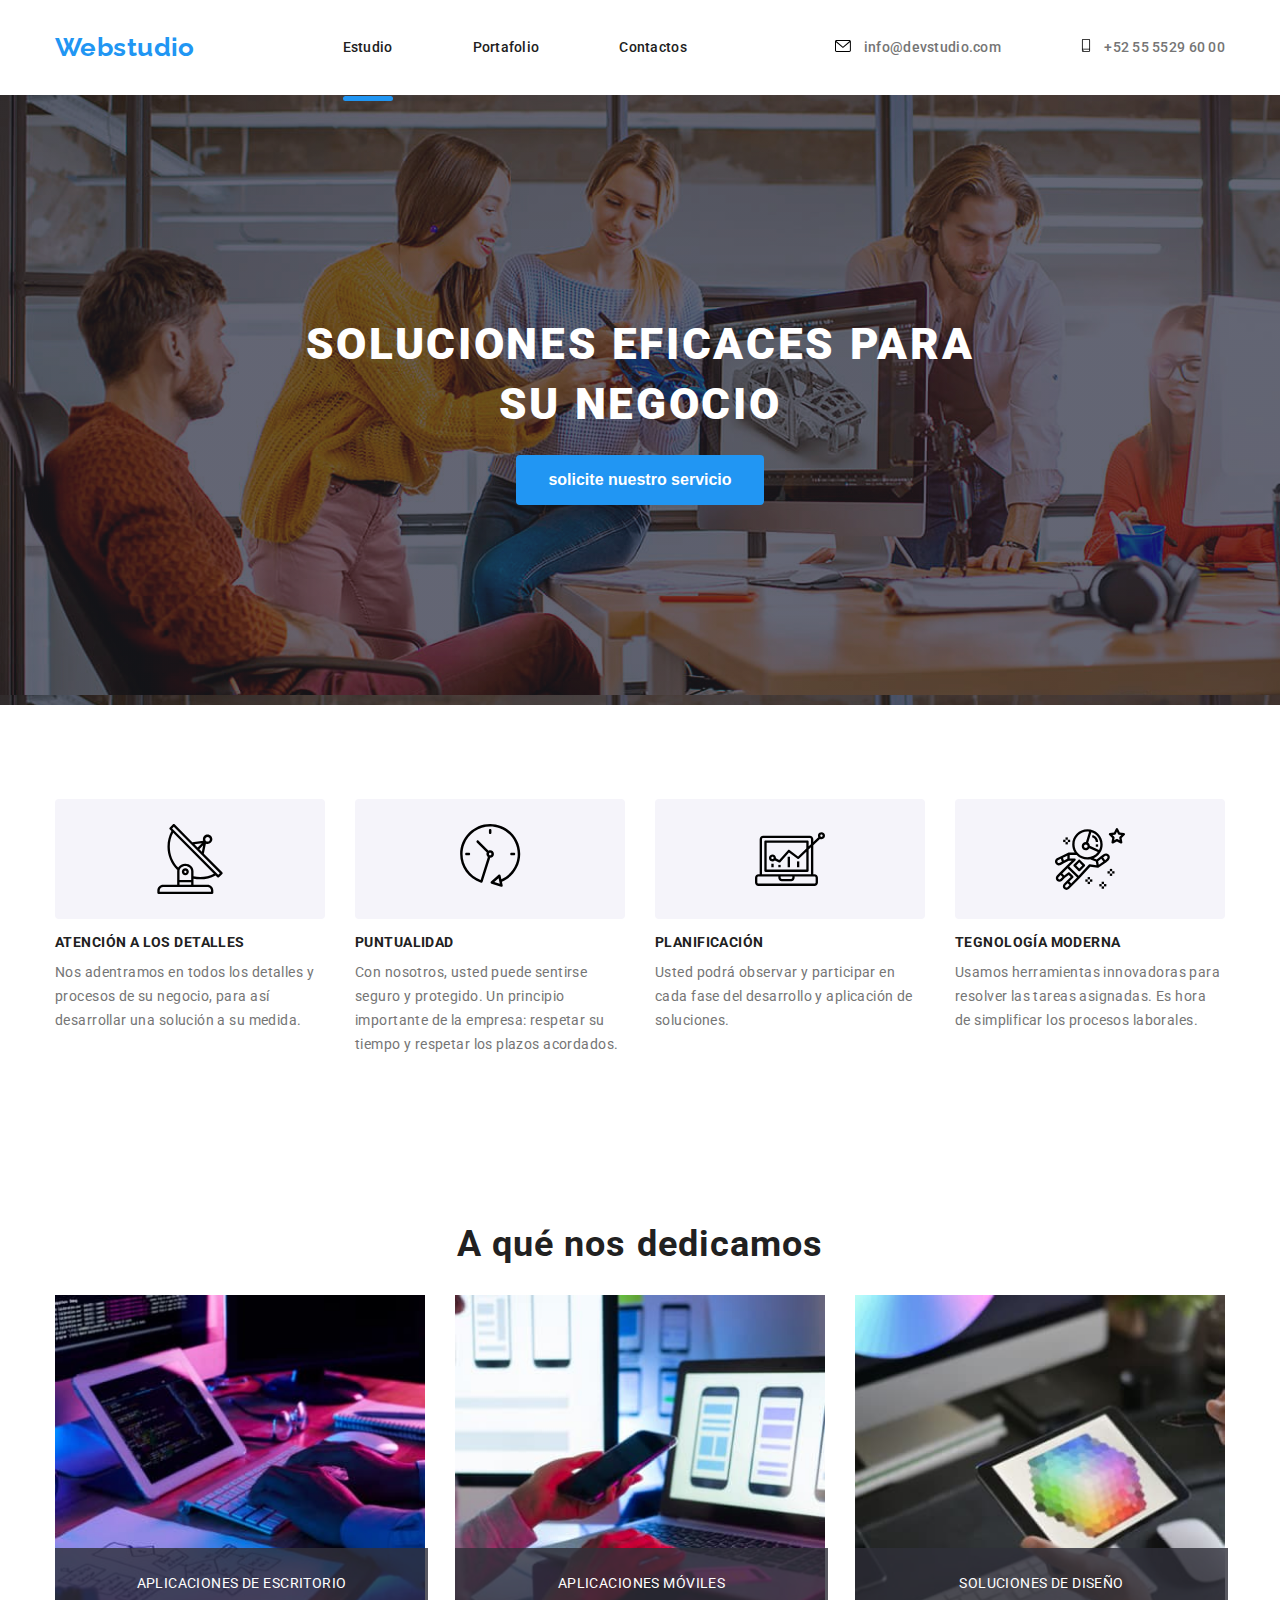
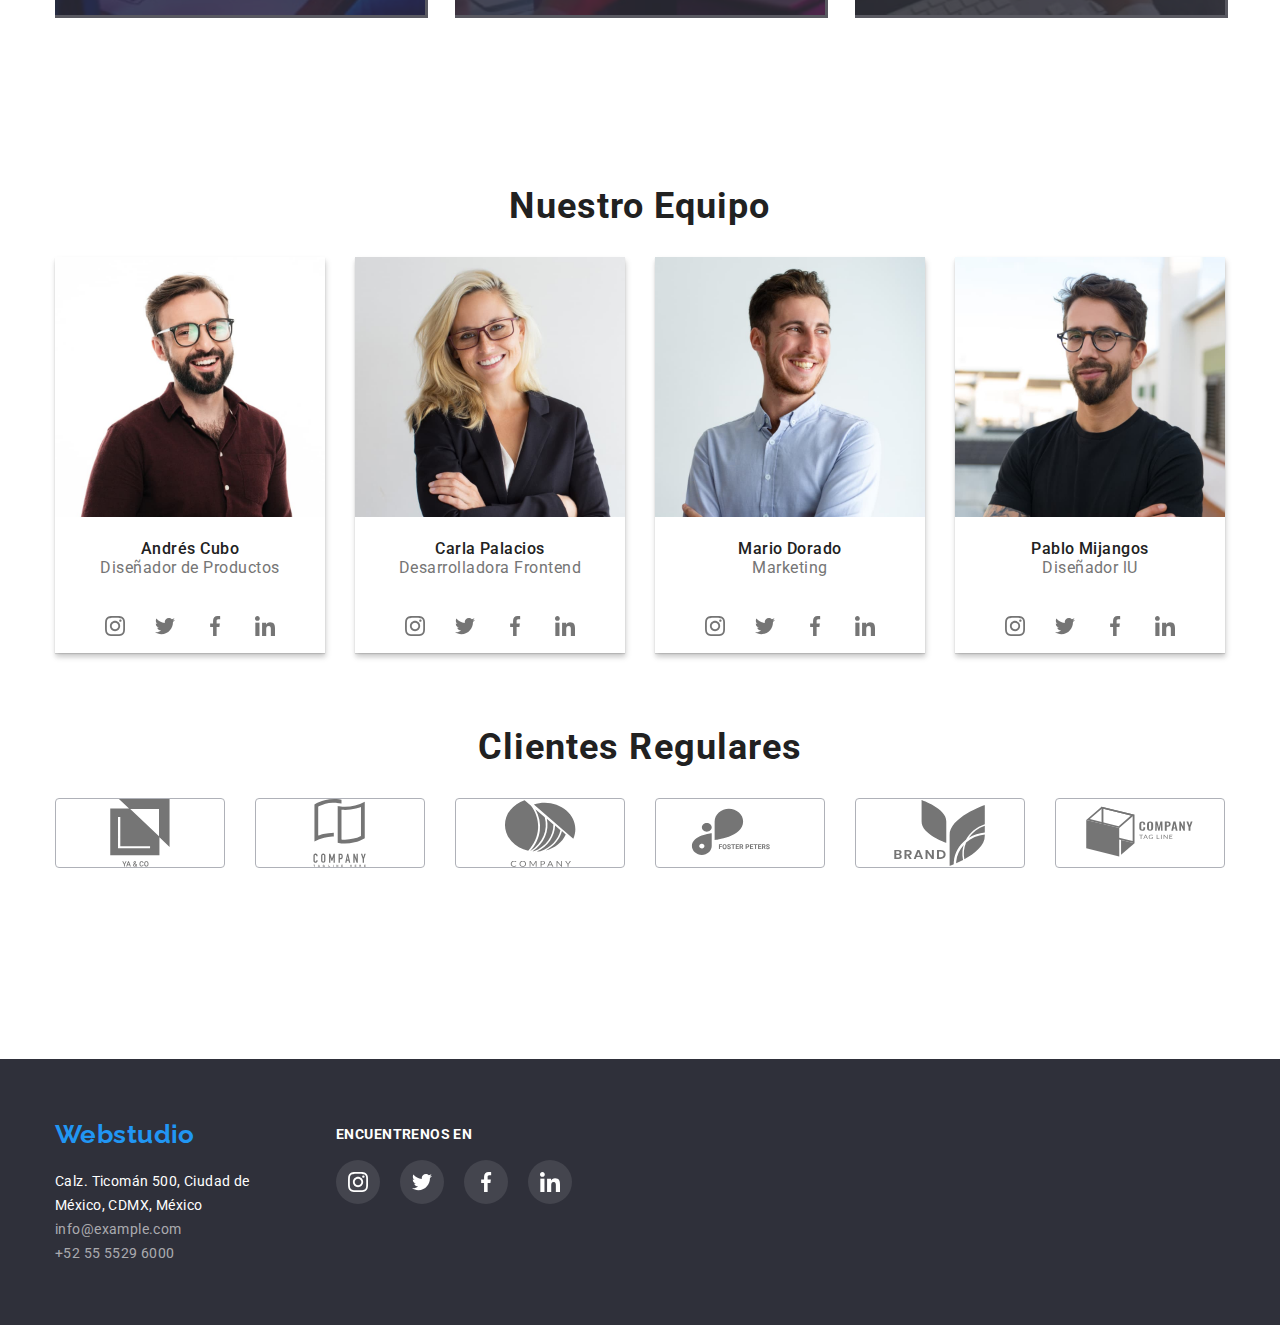
<file: index.html>
<!DOCTYPE html>
<html lang="es">

<head>
  <link rel="stylesheet" href="./css/styles.css" />
  <meta charset="UTF-8" />
  <meta http-equiv="X-UA-Compatible" content="IE=edge" />
  <meta name="viewport" content="width=device-width, initial-scale=1.0" />
  <title>WebStudio</title>
  <link href="https://fonts.googleapis.com/css2?family=Raleway:wght@700&display=swap" rel="stylesheet" />
  <link href="https://fonts.googleapis.com/css2?family=Roboto:wght@400;500;700;900&display=swap" rel="stylesheet" />
</head>

<body>
  <header>
    <div class="container header-container">
      <a class="logo" href="./index.html">Webstudio</a>
      <nav>
        <ul class="nav-menu">
          <li>
            <a class="headers current" href="./index.html">Estudio</a>
          </li>
          <li>
            <a class="headers" href="./portafolio.html">Portafolio</a>
          </li>
          <li>
            <a class="headers" href="./index.html">Сontactos</a>
          </li>
        </ul>
      </nav>
      <ul class="contact-menu">
        <li>
          <a class="nav-contact" href="mailto:info@devstudio.com">
            <svg class="icon" width="16" height="12">
              <use href="./images/sprites.svg#sobre"></use>
            </svg>
            info@devstudio.com
          </a>
        </li>
        <li>
          <a class="nav-contact" href="tel:+525555296000">
            <svg class="icon" width="10" height="13">
              <use href="./images/sprites.svg#telefono"></use>
            </svg>
            +52 55 5529 60 00
          </a>
        </li>
      </ul>
    </div>
  </header>
  <main>
    <section class="hero">
      <h1 class="hero-title">SOLUCIONES EFICACES PARA SU NEGOCIO</h1>
      <button class="hero-buton" type="button" id="data-modal-open">
        solicite nuestro servicio
      </button>
    </section>
    <section class="section">
      <div class="container">
        <ul class="benefits-list">
          <li class="benefits-items">
            <div class="benefits">
              <svg class="benefits-icon" width="20" heigth="20">
                <use href="./images/sprites.svg#antena"></use>
              </svg>
            </div>
            <h3 class="benefits-title">ATENCIÓN A LOS DETALLES</h3>
            <p class="benefits-parraf">
              Nos adentramos en todos los detalles y procesos de su negocio,
              para así desarrollar una solución a su medida.
            </p>
          </li>
          <li class="benefits-items">
            <div class="benefits">
              <svg class="benefits-icon" width="20" heigth="20">
                <use href="./images/sprites.svg#reloj"></use>
              </svg>
            </div>
            <h3 class="benefits-title">PUNTUALIDAD</h3>
            <p class="benefits-parraf">
              Con nosotros, usted puede sentirse seguro y protegido. Un
              principio importante de la empresa: respetar su tiempo y
              respetar los plazos acordados.
            </p>
          </li>
          <li class="benefits-items">
            <div class="benefits">
              <svg class="benefits-icon" width="20" heigth="20">
                <use href="./images/sprites.svg#diagrama"></use>
              </svg>
            </div>
            <h3 class="benefits-title">PLANIFICACIÓN</h3>
            <p class="benefits-parraf">
              Usted podrá observar y participar en cada fase del desarrollo y
              aplicación de soluciones.
            </p>
          </li>
          <li class="benefits-items">
            <div class="benefits">
              <svg class="benefits-icon" width="20" heigth="20">
                <use href="./images/sprites.svg#astronauta"></use>
              </svg>
            </div>
            <h3 class="benefits-title">TEGNOLOGÍA MODERNA</h3>
            <p class="benefits-parraf">
              Usamos herramientas innovadoras para resolver las tareas
              asignadas. Es hora de simplificar los procesos laborales.
            </p>
          </li>
        </ul>
      </div>
    </section>
    <section class="galery section">
      <div class="container">
        <h2 class="subtitle">A qué nos dedicamos</h2>
        <ul class="galery-list">
          <li class="galery-item">
            <img src="images/imagen1.jpg" alt="i pod" width="370" />
            <span class="galery-title">APLICACIONES DE ESCRITORIO</span>
          </li>
          <li class="galery-item">
            <img src="images/imagen2.jpg" alt="movil" width="370" />
            <span class="galery-title">APLICACIONES MÓVILES</span>
          </li>
          <li class="galery-item">
            <img src="images/imagen3.jpg" alt="tablet" width="370" />
            <span class="galery-title">SOLUCIONES DE DISEÑO</span>
          </li>
        </ul>
      </div>
    </section>
    <section class="albun section">
      <div class="container">
        <h2 class="subtitle">Nuestro Equipo</h2>
        <ul class="albun-list">
          <li class="albun-item">
            <img src="images/imagen4.jpg" alt width="270" />
            <div class="staff">
              <h3 class="team-names">Andrés Cubo</h3>
              <p class="team-parraf">Diseñador de Productos</p>
            </div>
            <ul class="social-list">
              <li>
                <a href="" class="social-icon">
                  <svg class="social-teams" width="20" height="20">
                    <use href="./images/sprites.svg#instagram"></use>
                  </svg>
                </a>
              </li>
              <li>
                <a href="" class="social-icon">
                  <svg class="social-teams" width="20" height="20">
                    <use href="./images/sprites.svg#twitter"></use>
                  </svg>
                </a>
              </li>
              <li>
                <a href="" class="social-icon">
                  <svg class="social-teams" width="20" height="20">
                    <use href="./images/sprites.svg#facebook"></use>
                  </svg>
                </a>
              </li>
              <li>
                <a href="" class="social-icon">
                  <svg class="social-teams" width="20" height="20">
                    <use href="./images/sprites.svg#linkedin"></use>
                  </svg>
                </a>
              </li>
            </ul>
          </li>
          <li class="albun-item">
            <img src="images/imagen5.jpg" alt width="270" />
            <div class="staff">
              <h3 class="team-names">Carla Palacios</h3>
              <p class="team-parraf">Desarrolladora Frontend</p>
            </div>
            <ul class="social-list">
              <li>
                <a class="social-icon" href="">
                  <svg class="social-teams" width="20" height="20">
                    <use href="./images/sprites.svg#instagram"></use>
                  </svg>
                </a>
              </li>
              <li>
                <a class="social-icon" href="">
                  <svg class="social-teams" width="20" height="20">
                    <use href="./images/sprites.svg#twitter"></use>
                  </svg>
                </a>
              </li>
              <li>
                <a class="social-icon" href="">
                  <svg class="social-teams" width="20" height="20">
                    <use href="./images/sprites.svg#facebook"></use>
                  </svg>
                </a>
              </li>
              <li>
                <a class="social-icon" href="">
                  <svg class="social-teams" width="20" height="20">
                    <use href="./images/sprites.svg#linkedin"></use>
                  </svg>
                </a>
              </li>
            </ul>
          </li>
          <li class="albun-item">
            <img src="images/imagen6.jpg" alt width="270" />
            <div class="staff">
              <h3 class="team-names">Mario Dorado</h3>
              <p class="team-parraf">Marketing</p>
            </div>
            <ul class="social-list">
              <li>
                <a class="social-icon" href="">
                  <svg class="social-teams" width="20" height="20">
                    <use href="./images/sprites.svg#instagram"></use>
                  </svg>
                </a>
              </li>
              <li>
                <a class="social-icon" href="">
                  <svg class="social-teams" width="20" height="20">
                    <use href="./images/sprites.svg#twitter"></use>
                  </svg>
                </a>
              </li>
              <li>
                <a class="social-icon" href="">
                  <svg class="social-teams" width="20" height="20">
                    <use href="./images/sprites.svg#facebook"></use>
                  </svg>
                </a>
              </li>
              <li>
                <a class="social-icon" href="">
                  <svg class="social-teams" width="20" height="20">
                    <use href="./images/sprites.svg#linkedin"></use>
                  </svg>
                </a>
              </li>
            </ul>
          </li>
          <li class="albun-item">
            <img src="images/imagen7.jpg" alt width="270" />
            <div class="staff">
              <h3 class="team-names">Pablo Mijangos</h3>
              <p class="team-parraf">Diseñador lU</p>
            </div>
            <ul class="social-list">
              <li>
                <a class="social-icon" href="">
                  <svg class="social-teams" width="20" height="20">
                    <use href="./images/sprites.svg#instagram"></use>
                  </svg>
                </a>
              </li>
              <li>
                <a class="social-icon" href="">
                  <svg class="social-teams" width="20" height="20">
                    <use href="./images/sprites.svg#twitter"></use>
                  </svg>
                </a>
              </li>
              <li>
                <a class="social-icon" href="">
                  <svg class="social-teams" width="20" height="20">
                    <use href="./images/sprites.svg#facebook"></use>
                  </svg>
                </a>
              </li>
              <li>
                <a class="social-icon" href="">
                  <svg class="social-teams" width="20" height="20">
                    <use href="./images/sprites.svg#linkedin"></use>
                  </svg>
                </a>
              </li>
            </ul>
          </li>
        </ul>
      </div>
      <section class="section">
        <div class="container">
          <h2 class="subtitle">Clientes Regulares</h2>
          <ul class="cards-list">
            <li>
              <div>
                <a class="client-social" href="">
                  <svg class="client-icon" width="106" heigth="60">
                    <use href="./images/sprites.svg#YA--CO"></use>
                  </svg>
                </a>
              </div>
            </li>
            <li>
              <div>
                <a class="client-social" href="">
                  <svg class="client-icon" width="106" heigth="60">
                    <use href="./images/sprites.svg#COMPANY-1"></use>
                  </svg>
                </a>
              </div>
            </li>
            <li>
              <div>
                <a class="client-social" href="">
                  <svg class="client-icon" width="106" heigth="60">
                    <use href="./images/sprites.svg#COMPANY1"></use>
                  </svg>
                </a>
              </div>
            </li>
            <li>
              <div>
                <a class="client-social" href="">
                  <svg class="client-icon" width="106" heigth="60">
                    <use href="./images/sprites.svg#FOSTER"></use>
                  </svg>
                </a>
              </div>
            </li>
            <li>
              <div>
                <a class="client-social" href="">
                  <svg class="client-icon" width="106" heigth="60">
                    <use href="./images/sprites.svg#BRAND"></use>
                  </svg>
                </a>
              </div>
            </li>
            <li>
              <div>
                <a class="client-social" href="">
                  <svg class="client-icon" width="106" heigth="60">
                    <use href="./images/sprites.svg#COMPANY2"></use>
                  </svg>
                </a>
              </div>
            </li>
          </ul>
        </div>
      </section>
    </section>
  </main>
  <footer class="footer">
    <div class="container footer-flex">
      <div>
        <a class="logo-footer" href="index.html">Webstudio</a>
        <address>
          <a class="location" href="">Calz. Ticomán 500, Ciudad de México, CDMX, México</a>
        </address>
        <ul>
          <li>
            <a class="contact" href="">info@example.com</a>
          </li>
          <li>
            <a class="contact" href="">+52 55 5529 6000 </a>
          </li>
        </ul>
      </div>
      <div>
        <h2 class="aside-title">encuentrenos en</h2>
        <ul class="aside-list">
          <li>
            <a href="" class="aside">
              <svg width="20" height="20">
                <use href="./images/sprites.svg#instagram"></use>
              </svg>
            </a>
          </li>
          <li>
            <a href="" class="aside">
              <svg width="20" height="20">
                <use href="./images/sprites.svg#twitter"></use>
              </svg>
            </a>
          </li>
          <li>
            <a href="" class="aside">
              <svg width="20" height="20">
                <use href="./images/sprites.svg#facebook"></use>
              </svg>
            </a>
          </li>
          <li>
            <a href="" class="aside">
              <svg width="20" height="20">
                <use href="./images/sprites.svg#linkedin"></use>
              </svg>
            </a>
          </li>
        </ul>
      </div>
    </div>
  </footer>
  <div class="backdrop is-hidden" id="data-modal">
    <div class="modal">
      <button class="close-btn" id="data-modal-close">
        <svg class="close">
          <use href="./images/sprites.svg#icon-close"></use>
        </svg>
      </button>
    </div>
  </div>
  <script src="./js/modal.js"></script>
</body>

</html>
</file>
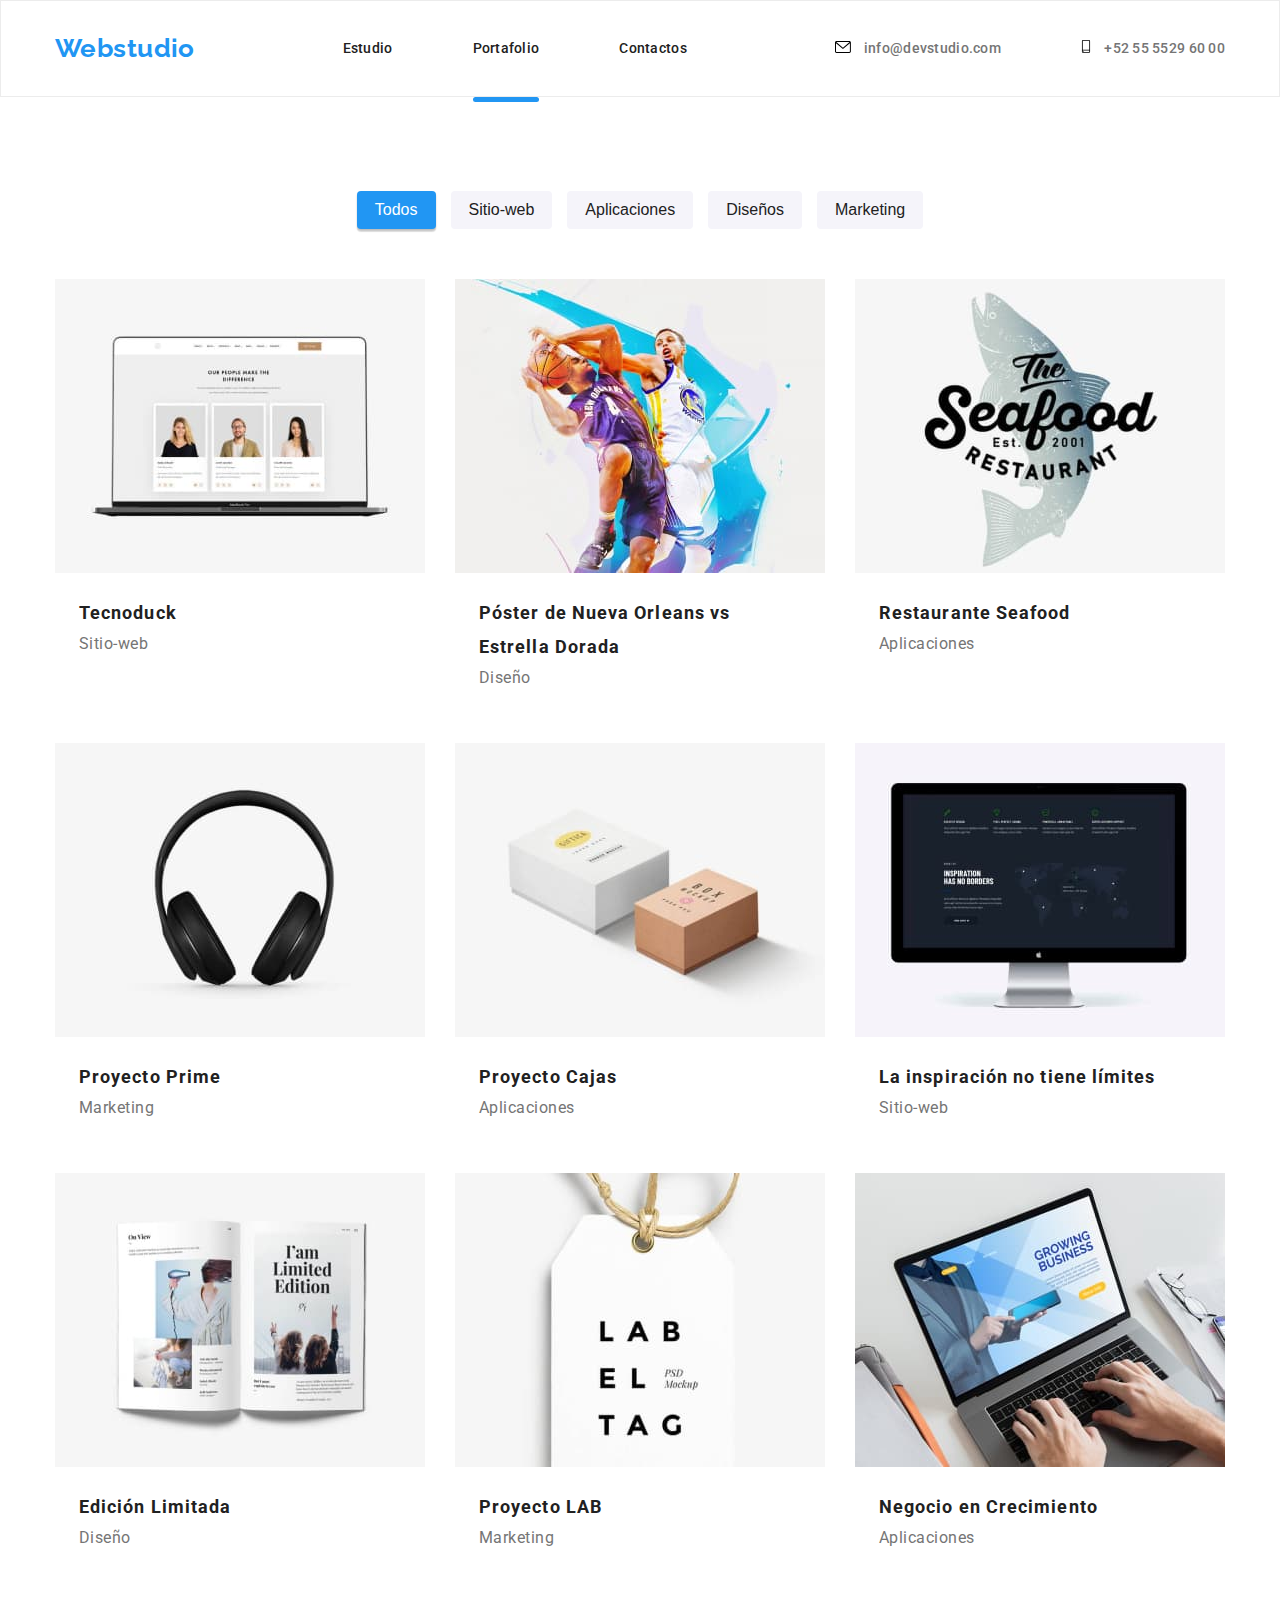
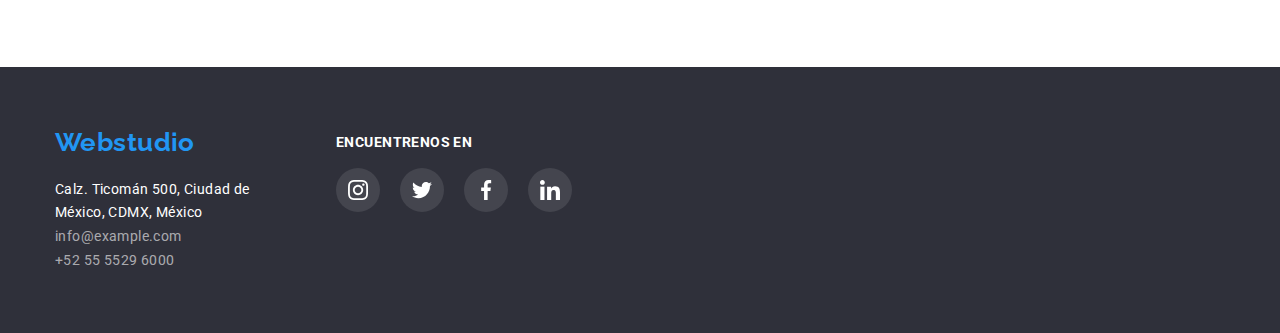
<file: portafolio.html>
<!DOCTYPE html>
<html lang="es">

<head>
  <link rel="stylesheet" href="./css/styles.css" />
  <meta charset="UTF-8" />
  <meta http-equiv="X-UA-Compatible" content="IE=edge" />
  <meta name="viewport" content="width=device-width, initial-scale=1.0" />
  <title>Document</title>
  <link href="https://fonts.googleapis.com/css2?family=Raleway:wght@700&display=swap" rel="stylesheet" />
  <link href="https://fonts.googleapis.com/css2?family=Roboto:wght@400;500;700;900&display=swap" rel="stylesheet" />
</head>

<body>
  <header class="header">
    <div class="container header-container">
      <a class="logo" href="./index.html">Webstudio</a>
      <nav>
        <ul class="nav-menu">
          <li>
            <a class="headers" href="./index.html">Estudio</a>
          </li>
          <li>
            <a class="headers current" href="./portafolio.html">Portafolio</a>
          </li>
          <li>
            <a class="headers" href="./index.html">Сontactos</a>
          </li>
        </ul>
      </nav>
      <ul class="contact-menu">
        <li>
          <a class="nav-contact" href="mailto:info@devstudio.com">
            <svg class="icon" width="16" height="12">
              <use href="./images/sprites.svg#sobre"></use>
            </svg>
            info@devstudio.com
          </a>
        </li>
        <li>
          <a class="nav-contact" href="tel:+525555296000">
            <svg class="icon" width="10" height="13">
              <use href="./images/sprites.svg#telefono"></use>
            </svg>
            +52 55 5529 60 00
          </a>
        </li>
      </ul>
    </div>
  </header>
  <main>
    <section class="section">
      <div class="container">
        <ul class="portafolio-buton">
          <li><button class="butons" type="reset">Todos</button></li>
          <li><button class="buton" type="reset">Sitio-web</button></li>
          <li><button class="buton" type="reset">Aplicaciones</button></li>
          <li><button class="buton" type="reset">Diseños</button></li>
          <li><button class="buton" type="reset">Marketing</button></li>
        </ul>
        <ul class="card-images">
          <li class="imagen-list">
            <div class="overlay">
              <img src="images/img1port.jpg" alt="portatil" width="370" />
              <div class="overlay-efect">
                <p class="overlay-description">
                  Lorem ipsum dolor, sit amet consectetur adipisicing elit.
                  Eum, soluta! Nobis voluptates similique sed ipsum voluptate
                  accusamus iste nulla illo ducimus odit laborum possimus
                  consequuntur nemo, rem quia, facilis ea.
                </p>
              </div>
            </div>
            <div class="staff">
              <b class="title-card">Tecnoduck</b>
              <p class="parraf-card">Sitio-web</p>
            </div>
          </li>
          <li class="imagen-list">
            <div class="overlay">
              <img src="images/img2port.jpg" alt="telefono en la mano" width="370" />
              <div class="overlay-efect">
                <p class="overlay-description">
                  Lorem ipsum dolor sit amet consectetur adipisicing elit.
                  Autem vel nobis culpa veniam rerum necessitatibus
                  voluptatibus eveniet optio sit fugiat porro facilis,
                  quibusdam possimus explicabo, eligendi tempora ullam
                  voluptates deleniti.
                </p>
              </div>
            </div>
            <div class="staff">
              <b class="title-card">Póster de Nueva Orleans vs Estrella Dorada</b>
              <p class="parraf-card">Diseño</p>
            </div>
          </li>
          <li class="imagen-list">
            <div class="overlay">
              <img src="images/img3port.jpg" alt="comida" width="370" />
              <div class="overlay-efect">
                <p class="overlay-description">
                  Lorem ipsum dolor sit amet, consectetur adipisicing elit.
                  Rerum fugit vel accusamus neque error corrupti facilis,
                  quidem aut fuga minima. Nulla corporis enim placeat odio
                  animi praesentium ad cum et.
                </p>
              </div>
            </div>
            <div class="staff">
              <b class="title-card">Restaurante Seafood</b>
              <p class="parraf-card">Aplicaciones</p>
            </div>
          </li>
          <li class="imagen-list">
            <div class="overlay">
              <img src="images/img4port.jpg" alt="audifonos" width="370" />
              <div class="overlay-efect">
                <p class="overlay-description">
                  Lorem ipsum dolor sit amet consectetur adipisicing elit.
                  Voluptatibus, eaque atque fugit veritatis exercitationem aut
                  optio amet ea voluptate consectetur itaque fugiat obcaecati
                  assumenda corporis sit quod sapiente reprehenderit sunt!
                </p>
              </div>
            </div>
            <div class="staff">
              <b class="title-card">Proyecto Prime</b>
              <p class="parraf-card">Marketing</p>
            </div>
          </li>
          <li class="imagen-list">
            <div class="overlay">
              <img src="images/img5port.jpg" alt="cajas" width="370" />
              <div class="overlay-efect">
                <p>
                  Lorem ipsum dolor sit amet consectetur, adipisicing elit.
                  Molestias sequi non nulla laboriosam nisi officia pariatur
                  vel esse asperiores quidem. Cumque assumenda consequuntur
                  saepe laboriosam perferendis pariatur totam asperiores
                  consectetur.
                </p>
              </div>
            </div>
            <div class="staff">
              <b class="title-card">Proyecto Cajas</b>
              <p class="parraf-card">Aplicaciones</p>
            </div>
          </li>
          <li class="imagen-list">
            <div class="overlay">
              <img src="images/img6port.jpg" alt="pantalla" width="370" />
              <div class="overlay-efect">
                <p>
                  Lorem ipsum dolor sit amet consectetur adipisicing elit.
                  Ullam voluptatum atque itaque tempora veniam dolore minima,
                  impedit non, molestias beatae perferendis praesentium autem
                  asperiores reprehenderit necessitatibus mollitia esse totam
                  consequatur.
                </p>
              </div>
            </div>
            <div class="staff">
              <b class="title-card">La inspiración no tiene límites</b>
              <p class="parraf-card">Sitio-web</p>
            </div>
          </li>
          <li class="imagen-list">
            <div class="overlay">
              <img src="images/img7port.jpg" alt="revista" width="370" />
              <div class="overlay-efect">
                <p>
                  Lorem ipsum dolor sit amet consectetur adipisicing elit.
                  Odio vero mollitia earum atque. Vel aut, impedit,
                  perferendis dolorem nostrum quod voluptates amet non
                  repellendus alias quibusdam placeat, sapiente consequuntur
                  sed!
                </p>
              </div>
            </div>
            <div class="staff">
              <b class="title-card">Edición Limitada</b>
              <p class="parraf-card">Diseño</p>
            </div>
          </li>
          <li class="imagen-list">
            <div class="overlay">
              <img src="images/img8port.jpg" alt="colante" width="370" />
              <div class="overlay-efect">
                <p>
                  Lorem ipsum dolor, sit amet consectetur adipisicing elit.
                  Eligendi, minima beatae? Commodi cumque aperiam sint magnam
                  voluptate beatae voluptatibus nemo et, enim provident? Neque
                  maiores, suscipit quaerat odit dolores corrupti.
                </p>
              </div>
            </div>
            <div class="staff">
              <b class="title-card">Proyecto LAB</b>
              <p class="parraf-card">Marketing</p>
            </div>
          </li>
          <li class="imagen-list">
            <div class="overlay">
              <img src="images/img9port.jpg" alt="portatil" width="370" />
              <div class="overlay-efect">
                <p>
                  Lorem ipsum dolor sit amet consectetur adipisicing elit.
                  Asperiores, aperiam nostrum fuga earum fugiat incidunt.
                  Repudiandae debitis alias pariatur, facere illo, incidunt
                  impedit inventore velit nihil, molestias vel culpa fuga!
                </p>
              </div>
            </div>
            <div class="staff">
              <b class="title-card">Negocio en Crecimiento</b>
              <p class="parraf-card">Aplicaciones</p>
            </div>
          </li>
        </ul>
      </div>
    </section>
  </main>
  <footer class="footer">
    <div class="container footer-flex">
      <div>
        <a class="logo-footer" href="index.html">Webstudio</a>
        <address>
          <a class="location" href="">Calz. Ticomán 500, Ciudad de México, CDMX, México</a>
        </address>
        <ul>
          <li>
            <a class="contact" href="">info@example.com</a>
          </li>
          <li>
            <a class="contact" href="">+52 55 5529 6000 </a>
          </li>
        </ul>
      </div>
      <div>
        <h2 class="aside-title">encuentrenos en</h2>
        <ul class="aside-list">
          <li>
            <a href="" class="aside">
              <svg width="20" height="20">
                <use href="./images/sprites.svg#instagram"></use>
              </svg>
            </a>
          </li>
          <li>
            <a href="" class="aside">
              <svg width="20" height="20">
                <use href="./images/sprites.svg#twitter"></use>
              </svg>
            </a>
          </li>
          <li>
            <a href="" class="aside">
              <svg width="20" height="20">
                <use href="./images/sprites.svg#facebook"></use>
              </svg>
            </a>
          </li>
          <li>
            <a href="" class="aside">
              <svg width="20" height="20">
                <use href="./images/sprites.svg#linkedin"></use>
              </svg>
            </a>
          </li>
        </ul>
      </div>
    </div>
  </footer>
</body>

</html>
</file>
<file: css/styles.css>
:root {
  --container-padding: calc((100% - 1200px) / 2);
  --primary-black-color: #212121;
  --primary-text-color: #757575;
  --primary-white-color: #ffffff;
  --accent-color: #2196f3;
  --backgroundark: #2f303a;
}
* {
  margin: 0;
  padding: 0;
  box-sizing: border-box;
}
body {
  font-family: 'Roboto', 'arial', sans-serif;
  color: var(--primary-white-color);
  font-size: 14px;
  letter-spacing: 0.03em;
}

a {
  text-decoration: none;
}

li {
  list-style: none;
}
.section {
  padding: 94px 0;
}

.container {
  padding-left: 15px;
  padding-right: 15px;
  margin: 0 auto;
  width: 1200px;
}

/* HEADER */
.logo {
  font-family: 'Raleway', sans-serif;
  font-style: normal;
  color: var(--accent-color);
  font-weight: 700;
  font-size: 26px;
  line-height: 1.19;
}

.header {
  border: 1px solid #ececec;
}

.current {
  font-style: normal;
  font-weight: 500;
  font-size: 14px;
  line-height: 1.14;
  letter-spacing: 0.02em;
  color: var(--accent-color);
}

.current::after {
  position: absolute;
  width: 100%;
  content: '';
  height: 5px;
  display: block;
  background-color: var(--accent-color);
  border-radius: 4px;
  margin-top: 40px;
}

.headers {
  font-style: normal;
  font-weight: 500;
  font-size: 14px;
  line-height: 1.14;
  letter-spacing: 0.02em;
  color: var(--primary-black-color);
  position: relative;
}

.nav-menu .headers:hover,
.nav-menu .headers:focus,
.nav-menu .headers .current:focus,
.contact-menu .nav-contact:hover,
.contact-menu .nav-contact:focus,
.icon:hover {
  fill: var(--accent-color);
  color: var(--accent-color);
}

.header-container {
  display: flex;
  align-items: center;
  justify-content: space-between;
  gap: 100px;

  padding-top: 32px;
  padding-bottom: 32px;
}

.nav-menu {
  display: flex;
  align-items: center;
  gap: 80px;
}

.contact-menu {
  display: flex;
  align-items: center;
  gap: 80px;
}
.nav-contact {
  font-style: normal;
  font-weight: 500;
  font-size: 14px;
  line-height: 1.14;
  letter-spacing: 0.02em;
  color: var(--primary-text-color);
}
.hero {
  background: linear-gradient(
      0deg,
      rgba(47, 48, 58, 0.4),
      rgba(47, 48, 58, 0.4)
    ),
    url(../images/Group.png);

  padding: 200px var(--container-padding);
  text-align: center;
}

.hero-title {
  font-style: normal;
  font-weight: 900;
  font-size: 44px;
  line-height: 1.36;
  letter-spacing: 0.06em;
  color: var(--primary-white-color);
  width: 696px;
  margin: 20px auto;
}

.hero-buton {
  font-style: normal;
  font-weight: 700;
  font-size: 16px;
  line-height: 30px;
  color: var(--primary-white-color);
  background-color: var(--accent-color);
  padding: 10px 32px;
  border: none;
  border-radius: 4px;
  cursor: pointer;
  transition: background-color ,2ms green;
}

.benefits-icon {
  width: 70px;
  height: 70px;
}

.benefits {
  display: flex;
  align-items: center;
  justify-content: center;
  border-radius: 4px;
  width: 270px;
  height: 120px;
  margin-bottom: 15px;
  background: #f5f4fa;
}

.benefits-title {
  font-style: normal;
  font-weight: 700;
  font-size: 14px;
  line-height: 16px;
  letter-spacing: 0.03em;
  text-transform: uppercase;
  color: var(--primary-black-color);
  margin-bottom: 10px;
}

.benefits-parraf {
  font-style: normal;
  font-weight: 400;
  font-size: 14px;
  line-height: 24px;
  letter-spacing: 0.03em;
  color: var(--primary-text-color);
}

.benefits-list {
  display: flex;
  gap: 30px;
}

.benefits-items {
  flex-basis: calc((100% - 120px) / 4);
}

.subtitle {
  font-style: normal;
  font-weight: 700;
  font-size: 36px;
  line-height: 1.16px;
  text-align: center;
  letter-spacing: 0.03em;
  color: var(--primary-black-color);
  margin-bottom: 50px;
}

.galery-list {
  display: flex;
  gap: 30px;
}

.galery-item {
  flex-basis: calc((100% - 90px) / 3);
  position: relative;
}

.galery-title {
  position: absolute;
  bottom: 0;
  left: 0;
  text-align: center;
  padding: 27px 79px;
  width: 373px;
  height: 70px;
  color: #ffffff;
  background: rgba(47, 48, 58, 0.8);
}

.social-list {
  display: flex;
  align-items: center;
  justify-content: center;
  gap: 15px;
  padding: 10px 20px;
}

.social-icon {
  display: flex;
  align-items: center;
  justify-content: center;
  border-radius: 25px;
  width: 35px;
  height: 35px;
}

.social-teams {
  fill: var(--primary-text-color);
}

.social-icon:hover {
  background-color: var(--accent-color);
}

.social-icon:hover .social-teams {
  fill: var(--primary-white-color);
}

.cards-list {
  display: flex;
  justify-content: space-between;
}

.client-icon {
  width: 170px;
  height: 70px;
  border: 1px solid #afb1b8;
  border-radius: 4px;
}

.client-icon {
  fill: var(--primary-text-color);
}

.client-icon:hover {
  fill: var(--accent-color);
  border-color: var(--accent-color);
}

.icon {
  margin-right: 10px;
}

.albun-list {
  display: flex;
  gap: 30px;
}

.albun-item {
  flex-basis: calc((100% - 120px) / 4);
  box-shadow: 0px 1px 1px rgba(0, 0, 0, 0.12), 0px 4px 4px rgba(0, 0, 0, 0.06),
    1px 4px 6px rgba(0, 0, 0, 0.16);
}

.footer {
  background: var(--backgroundark);
  padding: 60px 0;
}

.footer-flex {
  display: flex;
  gap: 50px;
}

.logo-footer {
  font-family: 'Raleway', sans-serif;
  font-style: normal;
  color: var(--accent-color);
  font-weight: 700;
  font-size: 26px;
  line-height: 1.19;
  margin-bottom: 20px;
  display: inline-block;
}

.aside-title {
  font-style: normal;
  font-weight: 700;
  font-size: 14px;
  line-height: 31px;
  text-transform: uppercase;
  color: #ffffff;
  margin-bottom: 10px;
}

.aside-list {
  display: flex;
  gap: 20px;
}

.aside {
  display: flex;
  align-items: center;
  justify-content: center;
  height: 44px;
  width: 44px;
  border-radius: 50%;
  fill: var(--primary-white-color);
  background-color: rgba(255, 255, 255, 0.1);
}

.aside:hover {
  background-color: var(--accent-color);
}

.location {
  font-style: normal;
  font-weight: 400;
  font-size: 14px;
  line-height: 1.7;
  color: var(--primary-white-color);
  display: inline-block;
  width: 231px;
}

.contact {
  font-style: normal;
  font-weight: 400;
  font-size: 14px;
  line-height: 1.7;
  color: rgba(255, 255, 255, 0.6);
}

.contact:hover,
.contact:focus {
  color: var(--accent-color);
}

.portafolio-buton {
  display: flex;
  justify-content: center;
  gap: 15px;
  margin-bottom: 50px;
}

.overlay {
  position: relative;
  overflow: hidden;
}
.overlay:hover .overlay-efect {
  transform: translateX(0);
}
.overlay-efect {
  position: absolute;
  top: 0;
  left: 0;
  width: 100%;
  height: 100%;
  padding: 63px 30px;
  background-color: var(--accent-color);
  transform: translateY(100%);
  transition: transform 250ms ease;
}

.overlay-description {
  font-style: normal;
  font-weight: 400;
  font-size: 18px;
  line-height: 28px;
  letter-spacing: 0.03em;
  color: #ffffff;
}

.card-images {
  display: flex;
  flex-wrap: wrap;
  gap: 30px;
}

.imagen-list {
  flex-basis: calc((100% - 90px) / 3);
}

.imagen-list:hover {
  box-shadow: 0px 1px 1px rgba(0, 0, 0, 0.12), 0px 4px 4px rgba(0, 0, 0, 0.06),
    1px 4px 6px rgba(0, 0, 0, 0.16);
}
.title-card {
  font-style: normal;
  font-weight: 700;
  font-size: 18px;
  line-height: 1.9;
  letter-spacing: 0.06em;
  color: var(--primary-black-color);
}

.parraf-card {
  font-style: normal;
  font-weight: 400;
  font-size: 16px;
  line-height: 1.8;
  letter-spacing: 0.03em;
  color: var(--primary-text-color);
}

.staff {
  padding: 20px 24px;
}

.team-names {
  font-style: normal;
  font-weight: 500;
  font-size: 16px;
  line-height: 1.18;
  text-align: center;
  letter-spacing: 0.03em;
  color: var(--primary-black-color);
}

.team-parraf {
  font-style: normal;
  font-weight: 400;
  font-size: 16px;
  line-height: 1.18;
  text-align: center;
  letter-spacing: 0.03em;
  color: var(--primary-text-color);
}

.buton {
  font-style: normal;
  font-weight: 500;
  font-size: 16px;
  line-height: 1.6;

  text-align: center;

  color: var(--primary-black-color);
  background: #f5f4fa;
  border-radius: 4px;
  padding: 6px 18px;
  border: none;
  cursor: pointer;
}

.butons {
  font-style: normal;
  font-weight: 500;
  font-size: 16px;
  line-height: 1.6;
  text-align: center;
  color: var(--primary-white-color);
  background: var(--accent-color);
  box-shadow: 0px 3px 1px rgba(0, 0, 0, 0.1), 0px 1px 2px rgba(0, 0, 0, 0.08),
    0px 2px 2px rgba(0, 0, 0, 0.12);
  border-radius: 4px;
  padding: 6px 18px;
  border: none;
  cursor: pointer;
}

.buton:hover {
  background-color: var(--accent-color);
}

.backdrop {
  position: fixed;
  left: 0;
  top: 0;
  background-color: rgba(0, 0, 0, 0.7);
  width: 100vw;
  height: 100vh;
}

.is-hidden {
  opacity: 0;
  visibility: hidden;
  pointer-events: none;
}

.modal {
  position: relative;
  width: 528px;
  height: 580px;
  left: 50%;
  top: 50%;
  background-color: var(--primary-white-color);

  transform: translate(-50%, -50%);
}

.close-btn {
  position: absolute;
  top: 8px;
  right: 8px;
  height: 35px;
  width: 35px;
  border-radius: 25px;
  background-color: #ffffff;
  border: 1px solid rgba(0, 0, 0, 0.1);
}
.close {
  width: 18px;
  height: 18px;
  fill: #000000;
  cursor: pointer;
}
</file>
